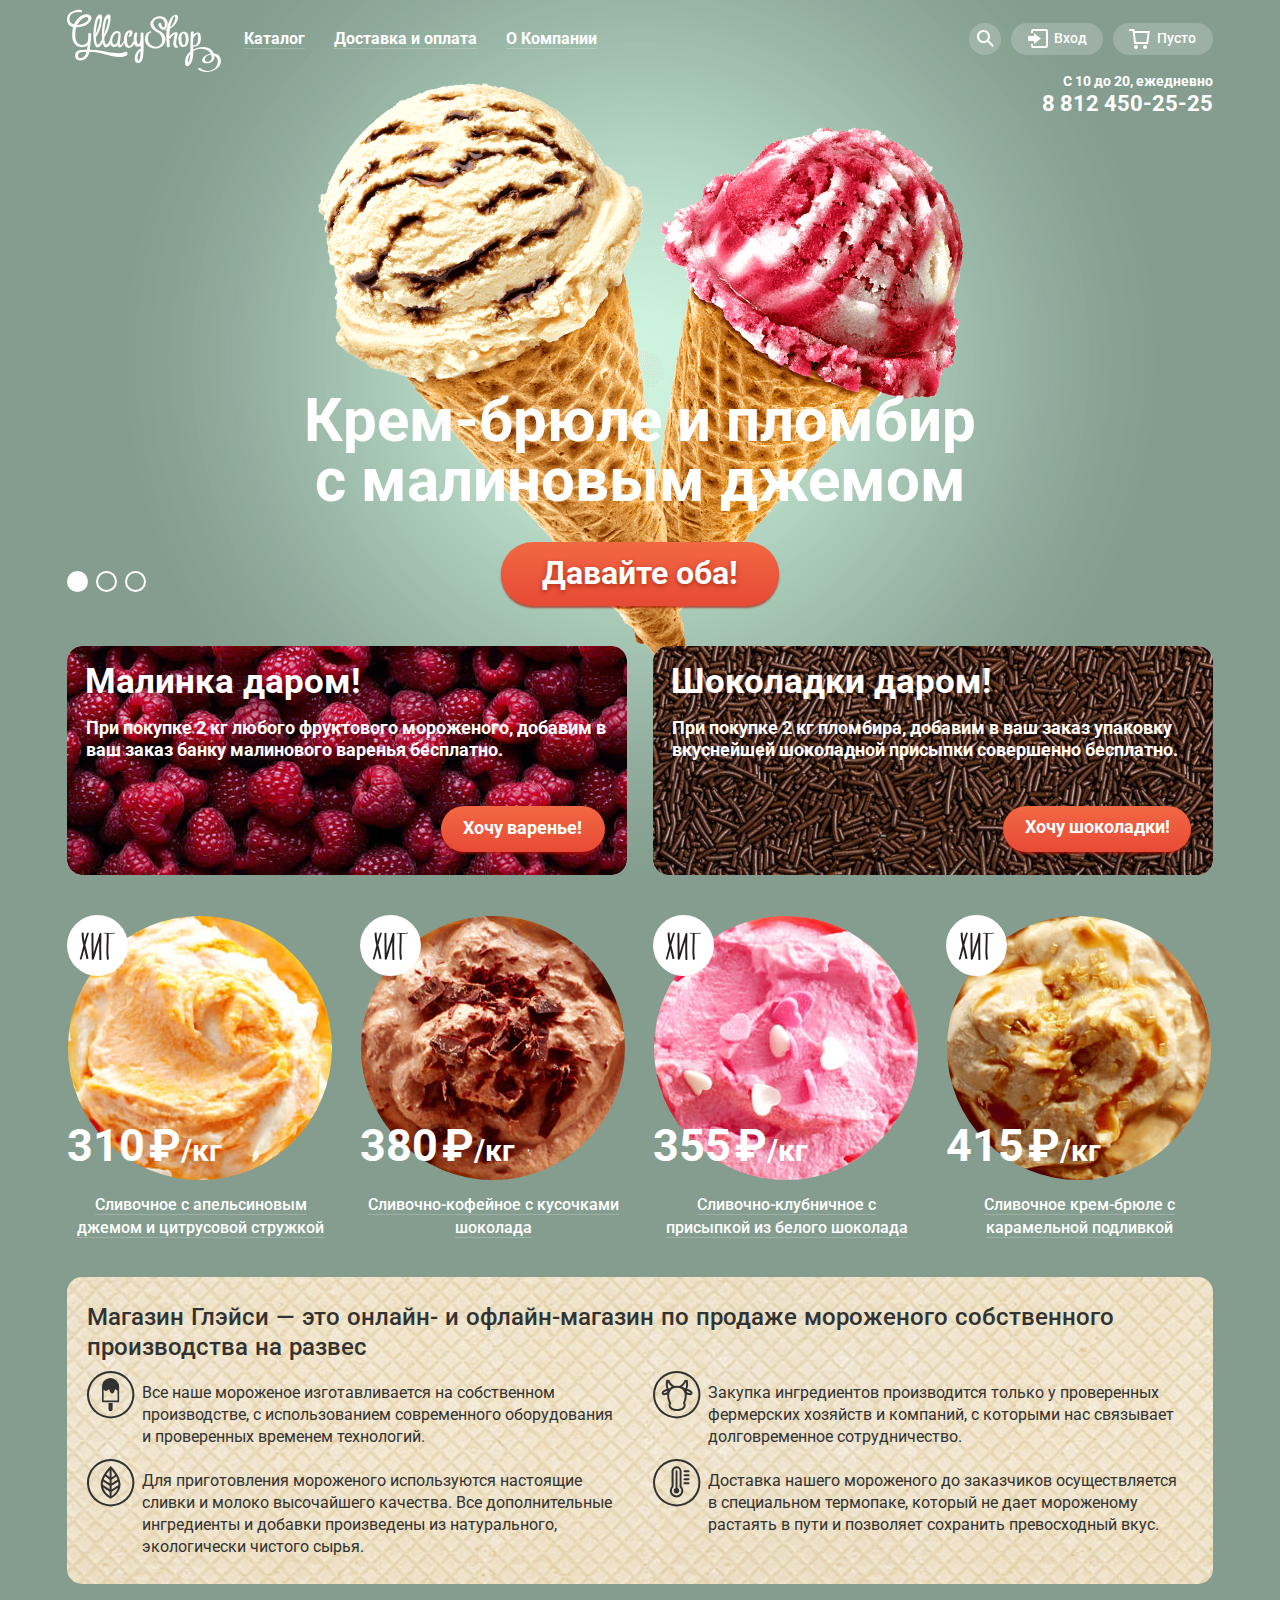
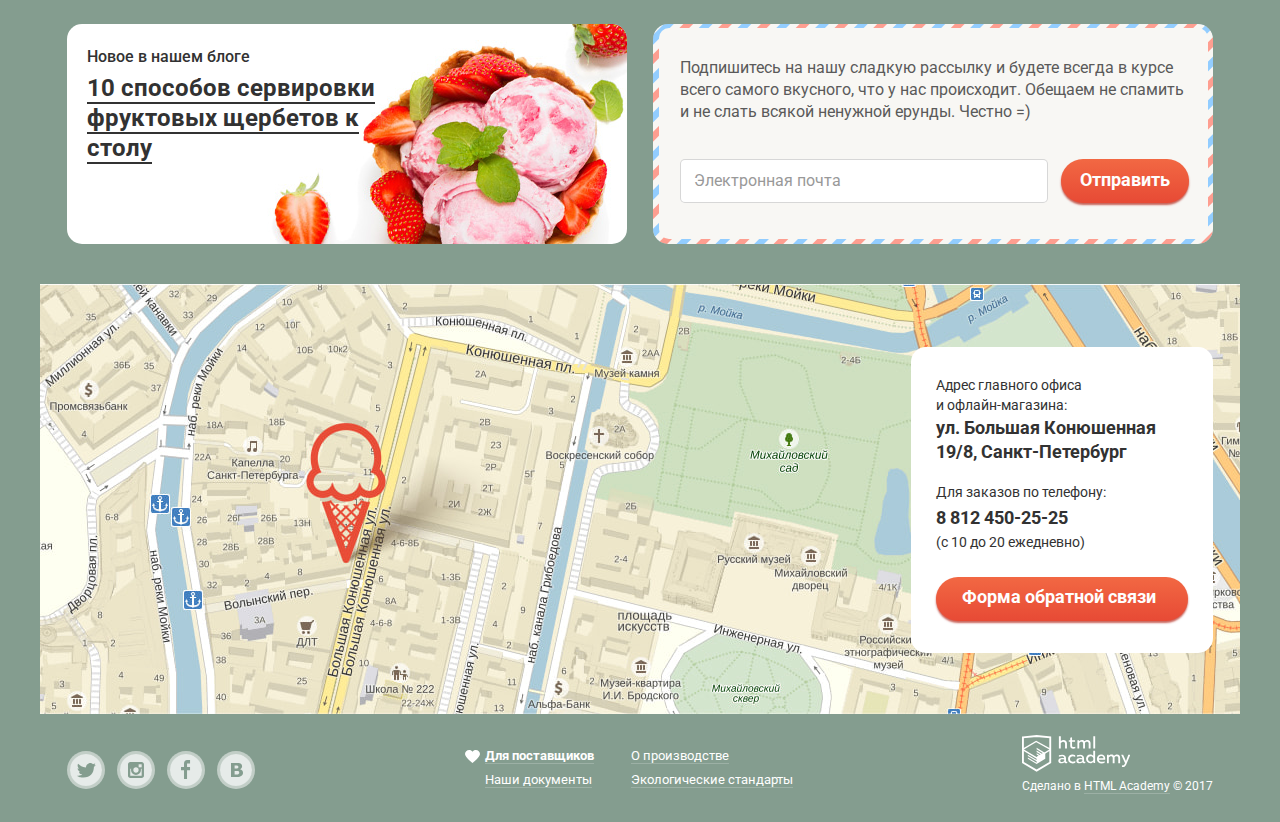
<file: index.html>
<!DOCTYPE html>
<html lang="ru">

<head>
  <meta charset="UTF-8">
  <title>Интернет магазин мороженого - Глэйси</title>
  <link href="https://fonts.googleapis.com/css?family=Roboto:400,500,700" rel="stylesheet">
  <link rel="stylesheet" href="css/normalize.css">
  <link rel="stylesheet" href="css/style.min.css">
</head>

<body class="page-home">
  <input class="visually-hidden" type="radio" name="point" id="btn-1" checked>
  <input class="visually-hidden" type="radio" name="point" id="btn-2">
  <input class="visually-hidden" type="radio" name="point" id="btn-3">

  <div class="page-color-wrapper">
    <header class="header container">
      <h1 class="visually-hidden">"Глэйси" - мороженое с доставкой на дом</h1>
      <a class="header-logo">
        <img src="img/logo-gllacy.svg" width="154" height="64" alt="Логотип магазина мороженого «Глэйси»">
      </a>
      <!-- ===================== Header-nav START ================= -->
      <nav class="header-nav">
        <!-- =================== Main-menu START ================ -->
        <ul class="main-menu">
          <li class="main-menu-item">
            <a class="catalog-nav" href="/catalog" aria-haspopup="true">Каталог</a>
            <ul class="submenu" aria-label="submenu">
              <li class="submenu-item"><a href="#">Новинки</a></li>
              <li class="submenu-item"><a href="catalog.html">Сливочное</a></li>
              <li class="submenu-item"><a href="#">Щербеты</a></li>
              <li class="submenu-item"><a href="#">Фруктовый лед</a></li>
              <li class="submenu-item"><a href="#">Мелорин</a></li>
            </ul>
          </li>
          <li class="main-menu-item">
            <a class="payment-nav" href="/payment">Доставка и оплата</a>
          </li>
          <li class="main-menu-item">
            <a class="company-nav" href="/about-company">О Компании</a></li>
        </ul>
        <!-- ==================== Main-menu END ================= -->

        <!-- ==================== User-menu START =============== -->
        <div class="user-block">
          <ul class="user-menu">
            <li class="user-menu-item item-search">
              <a class="button-link search" href="#">
                <svg class="inline-svg-icon search-icon">
                  <use xlink:href="#search-svg" />
                </svg>
              </a>
              <!-- ======================= Search popup START ================ -->
              <div class="modal modal-search">
                <form class="search-form" action="/echo" method="post">
                  <label class="visually-hidden" for="search-field"></label>
                  <input class="site-search" id="search-field" type="search" name="search" placeholder="Что ищем?">
                </form>
              </div>
              <!-- ======================== Search popup END ================= -->
            </li>
            <li class="user-menu-item item-login">
              <a class="button-link login" href="#">
                <svg class="inline-svg-icon login-icon">
                  <use xlink:href="#login-svg" />
                </svg>
                Вход
              </a>
              <!-- ======================== Login popup START ================ -->
              <div class="modal modal-login">
                <form class="login-form" action="/login" method="post">
                  <ul>
                    <li>
                      <label class="visually-hidden" for="email-field"></label>
                      <input class="user-email" id="email-field" type="email" name="email" placeholder="Электронная почта">
                    </li>
                    <li>
                      <label class="visually-hidden" for="password-field"></label>
                      <input class="password-user" id="password-field" type="password" name="password" placeholder="Пароль">
                    </li>
                  </ul>
                  <button class="button bg-light" type="submit">
                    Войти
                  </button>
                  <div class="modal-login-links">
                    <a class="login-link" href="#"><span>Забыли пароль?</span></a>
                    <a class="login-link" href="#"><span>Новая регистрация</span></a>
                  </div>
                </form>
              </div>
              <!-- ===================== Login popup END ==================== -->
            </li>
            <li class="user-menu-item item-basket">
              <a class="button-link basket empty" href="#" tabindex="-1">
                <svg class="inline-svg-icon basket-icon">
                  <use xlink:href="#basket-svg" />
                </svg>
                Пусто
              </a>
            </li>
          </ul>
          <p class="contact-top">
            <span class="mode disp-block">С 10 до 20, ежедневно</span>
            <span class="phone">8 812 450-25-25</span>
          </p>
        </div>
      </nav>
    </header>

    <main class="main container">
      <!-- ====================  Slider START  ================== -->
      <section class="hero">
        <div class="slider">
          <div class="slider-item slide" id="slide-1">
            <h3 class="slider-title">Крем-брюле и пломбир<br> с малиновым джемом</h3>
            <a class="button" href="#">Давайте оба!</a>
          </div>
          <div class="slider-item slide" id="slide-2">
            <h3 class="slider-title">Шоколадный пломбир<br> и лимонный сорбет</h3>
            <a class="button" href="#">Давайте оба!</a>
          </div>
          <div class="slider-item slide" id="slide-3">
            <h3 class="slider-title">Пломбир с помадкой<br> и клубничный щербет</h3>
            <a class="button" href="#">Давайте оба!</a>
          </div>
          <div class="controls">
          <label for="btn-1"></label>
          <label for="btn-2"></label>
          <label for="btn-3"></label>
        </div>
        </div>
      </section>
      <!-- ====================== Banners START =================== -->
      <div class="banners-wrapper">
        <section class="banners banner-1">
          <h2 class="banner-title">Малинка даром!</h2>
          <p class="banners-text">При покупке 2 кг любого фруктового мороженого, добавим в ваш заказ банку малинового варенья бесплатно.</p>
          <a href="#" tabindex="-1"><img class="banners-img banner1-img" src="img/index-banner-berry.jpg" alt="Вкусный бонус - малина в подарок" width="560" height="229"></a>
          <a class="button" href="#">Хочу варенье!</a>
        </section>
        <section class="banners banner-2">
          <h2 class="banner-title">Шоколадки даром!</h2>
          <p class="banners-text">При покупке 2 кг пломбира, добавим в ваш заказ упаковку вкуснейшей шоколадной присыпки совершенно бесплатно.</p>
          <a href="#" tabindex="-1"><img class="banners-img banner1-img" src="img/index-banner-chocko.jpg" alt="Вкусный бонус - шоколад в подарок" width="560" height="229"></a>
          <a class="button" href="#">Хочу шоколадки!</a>
        </section>
      </div>
      <!-- ==================== Catalog preview START ============ -->
      <section class="catalog hits">
        <h2 class="visually-hidden">Лучшие вкусы</h2>
        <ul class="catalog-list">
          <li class="catalog-item">
            <h3 class="catalog-title"><a class="title-link" href="catalog-item.html">Сливочное с апельсиновым джемом и цитрусовой стружкой</a></h3>
            <a class="img-link" href="catalog-item.html" tabindex="-1">
              <img class="catalog-img" src="img/index-preview1.jpg" alt="Сливочное с апельсиновым джемом и цитрусовой стружкой" width="267" height="267">
            </a>
            <p class="item-price">
              310 ₽<span> /кг</span>
            </p>
            <a class="button catalog-button" href="#">Быстрый просмотр</a>
          </li>
          <li class="catalog-item">
            <h3 class="catalog-title"><a class="title-link" href="catalog-item.html">Сливочно-кофейное с кусочками шоколада</a></h3>
            <a class="img-link" href="catalog-item.html" tabindex="-1">
              <img class="catalog-img" src="img/index-preview2.jpg" alt="Сливочно-кофейное с кусочками шоколада" width="267" height="267">
            </a>
            <p class="item-price">
              380 ₽<span> /кг</span>
            </p>
            <a class="button catalog-button" href="#">Быстрый просмотр</a>
          </li>
          <li class="catalog-item">
            <h3 class="catalog-title"><a class="title-link" href="catalog-item.html">Сливочно-клубничное с присыпкой из белого шоколада</a></h3>
            <a class="img-link" href="catalog-item.html" tabindex="-1">
              <img class="catalog-img" src="img/index-preview3.jpg" alt="Сливочно-клубничное с присыпкой из белого шоколада" width="267" height="267">
            </a>
            <p class="item-price">
              355 ₽<span> /кг</span>
            </p>
            <a class="button catalog-button" href="#">Быстрый просмотр</a>
          </li>
          <li class="catalog-item">
            <h3 class="catalog-title"><a class="title-link" href="catalog-item.html">Сливочное крем-брюле с карамельной подливкой</a></h3>
            <a class="img-link" href="catalog-item.html" tabindex="-1">
              <img class="catalog-img" src="img/index-preview4.jpg" alt="Сливочное крем-брюле с карамельной подливкой" width="267" height="267">
            </a>
            <p class="item-price">
              415 ₽<span> /кг</span>
            </p>
            <a class="button catalog-button" href="#">Быстрый просмотр</a>
          </li>
        </ul>
      </section>
      <!-- ========================= Features-block START =================== -->
      <section class="features">
        <h2 class="visually-hidden">Наши преимущества</h2>
        <p class="intro">Магазин Глэйси — это онлайн- и офлайн-магазин по продаже мороженого собственного производства на развес</p>
        <ul class="features-list">
          <li class="features-item ">
            <h3 class="visually-hidden">Идеальный вкус</h3>
            <p>Все наше мороженое изготавливается на собственном производстве, с использованием современного оборудования и проверенных временем технологий.</p>
          </li>
          <li class="features-item">
            <h3 class="visually-hidden">Отменное качество</h3>
            <p>Закупка ингредиентов производится только у проверенных фермерских хозяйств и компаний, с которыми нас связывает долговременное сотрудничество.</p>
          </li>
          <li class="features-item">
            <h3 class="visually-hidden">Эко-ингредиенты</h3>
            <p>Для приготовления мороженого используются настоящие сливки и молоко высочайшего качества. Все дополнительные ингредиенты и добавки произведены из натурального, экологически чистого сырья.</p>
          </li>
          <li class="features-item">
            <h3 class="visually-hidden">Бережное отношение</h3>
            <p>Доставка нашего мороженого до заказчиков осуществляется в специальном термопаке, который не дает мороженому растаять в пути и позволяет сохранить превосходный вкус.</p>
          </li>
        </ul>
      </section>
      <!-- =================== News-block START ================== -->
      <div class="news">
        <article class="blog-news">
          <h2 class="news-title">Новое в нашем блоге</h2>
          <a class="news-link" href="#">
            10 способов сервировки фруктовых щербетов к столу
          </a>
        </article>
        <!-- ============== Subscribe-block START =============== -->
        <section class="subscribe">
          <div class="subscribe-wrapper">
            <h2 class="visually-hidden">Новостная рассылка</h2>
            <p class="subscribe-info">Подпишитесь на нашу сладкую рассылку и будете всегда в курсе всего самого вкусного, что у нас происходит. Обещаем не спамить и не слать всякой ненужной ерунды. Честно =)</p>
            <form action="/subscribe" method="post">
              <label class="visually-hidden" for="email-field-subscribe"></label>
              <input class="user-email-subscribe" id="email-field-subscribe" type="email" name="email" placeholder="Электронная почта">
              <button class="button" type="submit">
                Отправить
              </button>
            </form>
          </div>
        </section>
      </div>
    </main>
    <!-- ========================= Map-block START ================== -->
    <section class="map-block" id="ya-map">
      <h2 class="visually-hidden">Адрес нашего офлайн-магазина</h2>
        <div class="address-wrap">
          <div class="address">
            <p>Адрес главного офиса<br> и офлайн-магазина:
              <span class="disp-block">ул. Большая Конюшенная 19/8, Санкт-Петербург</span></p>
            <p>Для заказов по телефону:<span class="disp-block phone">8 812 450-25-25</span>(с 10 до 20 ежедневно)</p>
            <a class="button map-button" href="#overlay">Форма обратной связи</a>
          </div>
        </div>
      <img class="map-img" src="img/index-map.jpg" alt="" width="1200" height="430">
    </section>
    <!-- ================== Footer START =========== -->
    <footer class="footer container">
      <ul class="footer-social">
        <li class="social-item">
          <a class="social-button" href="#">
            <span class="visually-hidden">Твиттер</span>
            <svg class="footer-svg-icon twitter-icon">
              <use xlink:href="#twitter-svg" />
            </svg>
          </a>
        </li>
        <li class="social-item">
          <a class="social-button" href="#"><span class="visually-hidden">Инстаграм</span>
            <svg class="footer-svg-icon insta-icon">
              <use xlink:href="#insta-svg" />
            </svg>
          </a>
        </li>
        <li class="social-item">
          <a class="social-button" href="#">
            <span class="visually-hidden">Фейсбук</span>
            <svg class="footer-svg-icon fb-icon">
              <use xlink:href="#fb-svg" />
            </svg>
          </a>
        </li>
        <li class="social-item">
          <a class="social-button" href="#">
            <span class="visually-hidden">Вконтакте</span>
            <svg class="footer-svg-icon vk-icon">
              <use xlink:href="#vk-svg" />
            </svg>
          </a>
        </li>
      </ul>
      <!-- ================== Footer menu START ============ -->
      <nav class="footer-nav">
        <ul class="footer-menu info-list">
          <li class="footer-menu-item"><a href="#">Для поставщиков</a></li>
          <li class="footer-menu-item"><a href="#">Наши документы</a></li>
        </ul>
        <ul class="footer-menu docs-list">
          <li class="footer-menu-item"><a href="#">О производстве</a></li>
          <li class="footer-menu-item"><a href="#">Экологические стандарты</a></li>
        </ul>
      </nav>
      <!-- =============== Copyright-block START ============ -->
      <div class="footer-copyright">
        <a class="copyright-logo" href="//htmlacademy.ru/intensive/htmlcss"><img src="img/logo-academy.svg" alt="Логотип HTML Academy" width="108" height="39"></a>
        <p>Сделано в <a class="copyright-link" href="//htmlacademy.ru/intensive/htmlcss">HTML Academy</a> &copy; 2017</p>
      </div>
    </footer>

    <!-- ================ Contact-form popup START ============== -->
    <div class="overlay" id="overlay">
      <section class="modal modal-feedback">
        <h3 class="highlight">Мы обязательно вам ответим!</h3>
        <button class="modal-close" type="button"><span class="visually-hidden">Закрыть</span></button>
        <form class="feedback-form" action="/feedback" method="post">
          <ul>
            <li>
              <label class="visually-hidden" for="name-field"></label>
              <input class="user-name" id="name-field" type="text" name="name" placeholder="Как вас зовут?">
            </li>
            <li>
              <label class="visually-hidden" for="email-field-feedback"></label>
              <input class="user-email-feedback" id="email-field-feedback" type="email" name="email" placeholder="Ваша почта для ответа?">
            </li>
            <li>
              <label class="visually-hidden" for="message-field"></label>
              <textarea id="message-field" name="message" placeholder="Напишите что нибудь..."></textarea>
            </li>
          </ul>
          <button class="button" type="submit">
            Отправить
          </button>
        </form>
      </section>
    </div>
  </div>

  <svg style="display: none;">
    <symbol id="search-svg" viewBox="0 0 17 17">
      <path d="M16.958,15.527L11.75,10.32C12.533,9.247,13,7.93,13,6.5C13,2.91,10.09,0,6.5,0S0,2.91,0,6.5
		S2.91,13,6.5,13c1.438,0,2.763-0.473,3.839-1.263l5.205,5.204L16.958,15.527z M6.5,11C4.019,11,2,8.981,2,6.5S4.019,2,6.5,2
		S11,4.019,11,6.5S8.981,11,6.5,11z" />
    </symbol>

    <symbol id="login-svg" viewBox="0 0 21 19">
      <g>
        <polygon points="6,14.875 12.917,9.5 6,4.125 6,7.042 -0.042,7.042 -0.042,11.959 6,11.959 	" />
        <path d="M18,0H5C3.9,0,3,0.9,3,2v2h2V2h13v15H5v-2H3v2c0,1.1,0.9,2,2,2h13c1.1,0,2-0.9,2-2V2C20,0.9,19.1,0,18,0z" />
      </g>
    </symbol>

    <symbol id="basket-svg" viewBox="0 0 21 20">
      <g>
        <path d="M5.657,2.031L5.422,0H0v2h3.64l1.5,13h13.988l1.699-12.969H5.657z M17.372,13H6.922L5.888,4.031h12.66
		L17.372,13z" />
        <circle cx="6.984" cy="18" r="2" />
        <circle cx="15.984" cy="18" r="2" />
      </g>
    </symbol>

    <symbol id="twitter-svg" viewBox="0 0 32 32">
      <path d="M16,0C7.164,0,0,7.164,0,16c0,8.837,7.164,16,16,16c8.837,0,16-7.163,16-16C32,7.164,24.837,0,16,0z
		 M23.944,12.809c-0.251,6.516-3.463,10.832-10.992,10.702c-0.14,0-0.205,0-0.233,0c-0.015,0-0.021,0-0.021,0
		c-0.029,0-0.094,0-0.232,0c-0.447,0-4.543-0.443-5.344-1.823c2.479,0.19,4.247-0.406,5.12-1.136
		c-1.048-0.289-2.923-0.461-3.251-2.848c0.384,0.104,0.618,0.221,1.299,0.113c-1.307-0.824-2.758-1.519-2.679-3.643
		c0.311,0.317,1.164,0.518,1.46,0.457c-0.768-0.233-2.149-3.244-0.974-4.781c1.984,1.79,4.075,3.482,7.804,3.643
		c0.227-2.214,1.24-3.699,3.168-4.325c1.84-0.479,3.255,0.26,3.901,1.138c0.737-0.224,1.453-0.466,2.193-0.685
		c-0.004,0.833-0.569,1.463-0.935,1.709c0.747,0.165,1.423-0.475,1.423-0.475C25.467,11.818,24.557,12.58,23.944,12.809z" />
    </symbol>

    <symbol id="insta-svg" viewBox="0 0 32 32">
      <path d="M20.916,16c0,2.728-2.211,4.938-4.938,4.938S11.039,18.728,11.039,16c0-0.394,0.051-0.773,0.138-1.14
		h-0.897v6.838h11.396V14.86h-0.897C20.865,15.227,20.916,15.606,20.916,16z" />
      <path d="M15.978,18.659c1.466,0,2.659-1.193,2.659-2.659s-1.193-2.659-2.659-2.659
		c-1.466,0-2.659,1.193-2.659,2.659S14.511,18.659,15.978,18.659z" />
      <rect x="18.637" y="10.302" width="3.039" height="3.039" />
      <path d="M16,0C7.164,0,0,7.164,0,16c0,8.837,7.164,16,16,16c8.837,0,16-7.163,16-16C32,7.164,24.837,0,16,0z
		 M23.955,21.698c0,1.254-1.025,2.279-2.279,2.279H10.279C9.026,23.978,8,22.952,8,21.698V10.302c0-1.253,1.026-2.279,2.279-2.279
		h11.396c1.254,0,2.279,1.026,2.279,2.279V21.698z" />
    </symbol>

    <symbol id="fb-svg" viewBox="0 0 32 32">
      <path d="M16,0C7.164,0,0,7.163,0,16s7.164,16,16,16c8.837,0,16-7.164,16-16S24.837,0,16,0z M20.062,9.455h-3.021
	v3.444h3.021v3.445h-3.021v8.61h-3.021v-8.61H11v-3.445h3.021V9.455c0-1.902,1.353-3.445,3.021-3.445h3.021V9.455z" />
    </symbol>

    <symbol id="vk-svg" viewBox="0 0 32 32">
      <g>
        <path d="M16.637,14.495c0.402-0.019,0.719-0.082,0.951-0.188c0.326-0.145,0.54-0.33,0.641-0.559
		c0.101-0.229,0.15-0.496,0.15-0.797c0-0.232-0.058-0.465-0.174-0.697c-0.116-0.232-0.322-0.405-0.617-0.517
		c-0.264-0.1-0.592-0.155-0.984-0.165c-0.392-0.009-0.943-0.014-1.652-0.014h-0.339v2.965h0.565
		C15.749,14.523,16.235,14.514,16.637,14.495z" />
        <path d="M18.118,17.084c-0.282-0.081-0.672-0.125-1.166-0.132c-0.494-0.006-1.012-0.009-1.55-0.009h-0.79v3.493
		h0.264c1.014,0,1.74-0.003,2.18-0.009c0.438-0.007,0.843-0.088,1.212-0.245c0.377-0.157,0.633-0.364,0.774-0.625
		s0.214-0.562,0.214-0.9c0-0.446-0.088-0.788-0.261-1.03C18.825,17.386,18.531,17.204,18.118,17.084z" />
        <path d="M16,0C7.164,0,0,7.164,0,16c0,8.837,7.164,16,16,16c8.837,0,16-7.163,16-16C32,7.164,24.837,0,16,0z
		 M22.602,20.531c-0.273,0.533-0.646,0.976-1.124,1.327c-0.552,0.415-1.161,0.71-1.823,0.886s-1.501,0.264-2.519,0.264h-6.121V8.987
		h5.443c1.13,0,1.957,0.038,2.48,0.113c0.524,0.076,1.045,0.242,1.561,0.5c0.533,0.27,0.929,0.632,1.189,1.087
		c0.26,0.455,0.392,0.975,0.392,1.558c0,0.678-0.179,1.278-0.536,1.795c-0.358,0.518-0.863,0.92-1.517,1.208v0.075
		c0.917,0.182,1.642,0.559,2.179,1.13c0.537,0.571,0.807,1.325,0.807,2.261C23.013,19.392,22.875,19.997,22.602,20.531z" />
      </g>
    </symbol>
  </svg>
  
  <script src="https://api-maps.yandex.ru/2.1/?&lang=ru_RU" type="text/javascript"></script>
  <script src="js/feedback.min.js" type="text/javascript"></script>
  <script src="js/yamap.min.js" type="text/javascript"></script>

</body>

</html>
</file>
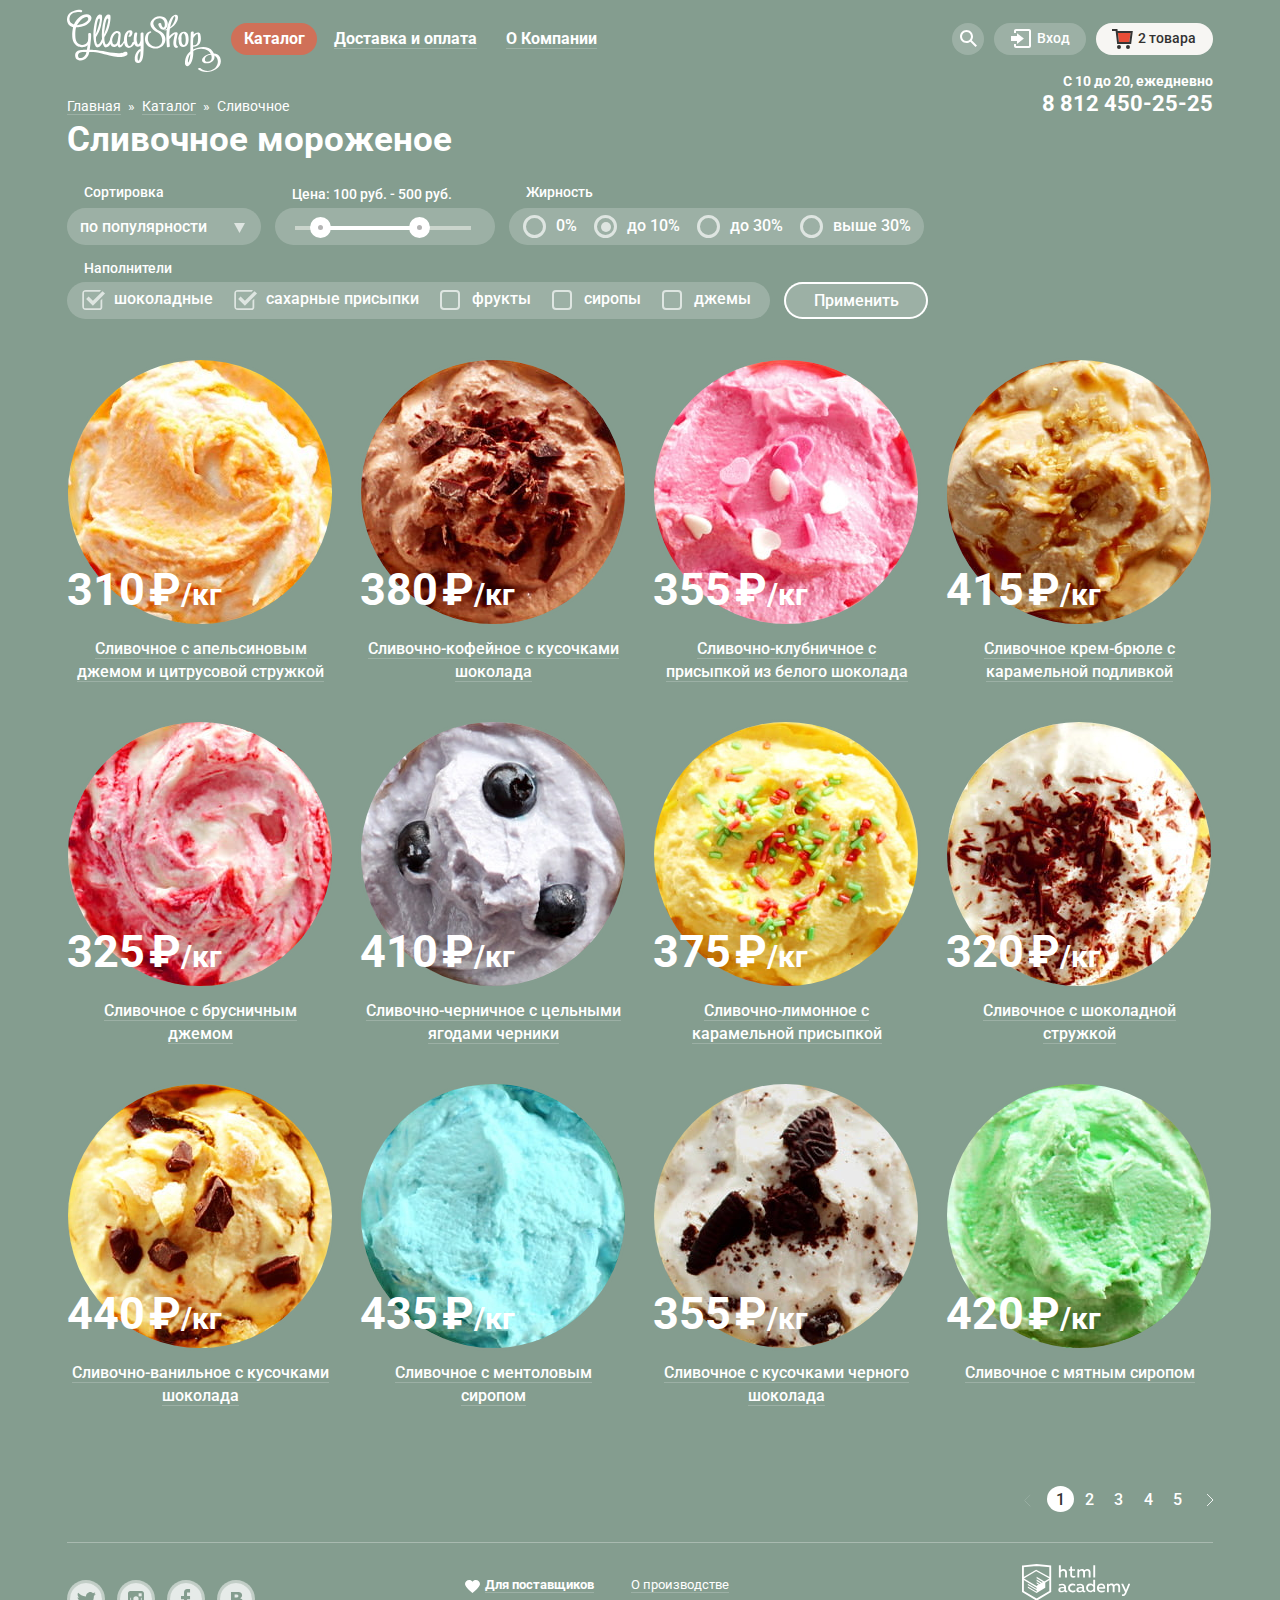
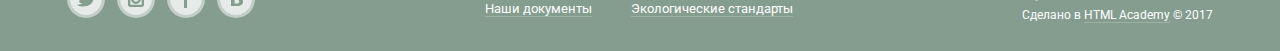
<file: catalog.html>
<!DOCTYPE html>
<html lang="ru">

<head>
  <meta charset="UTF-8">
  <title>Онлайн-магазин "Глэйси" | Каталог | Сливочное мороженое</title>
  <link href="https://fonts.googleapis.com/css?family=Roboto:400,500,700" rel="stylesheet">
  <link rel="stylesheet" href="css/normalize.css">
  <link rel="stylesheet" href="css/style.min.css">
</head>

<body class="page-inner">

  <header class="header container">
     <a class="header-logo" href="index.html">
        <img src="img/logo-gllacy.svg" width="154" height="64" alt="Логотип магазина мороженого «Глэйси»">
      </a>
    <nav class="header-nav">
      <!-- ====================== Main-menu START ========================== -->
      <ul class="main-menu">
        <li class="main-menu-item">
          <a class="current-link" href="/catalog">Каталог</a>
          <ul class="submenu">
            <li class="submenu-item"><a href="#">Новинки</a></li>
            <li class="submenu-item"><a href="catalog.html">Сливочное</a></li>
            <li class="submenu-item"><a class="current-link" href="#">Щербеты</a></li>
            <li class="submenu-item"><a href="#">Фруктовый лед</a></li>
            <li class="submenu-item"><a href="#">Мелорин</a></li>
          </ul>
        </li>
        <li class="main-menu-item">
        <a class="payment-nav" href="/payment">Доставка и оплата</a>
        </li>
        <li class="main-menu-item">
        <a class="company-nav" href="/about-company">О Компании</a>
        </li>
      </ul>
      <!-- ====================== Main-menu END ========================== -->

      <!-- ======================= User-menu START ======================== -->
      <div class="user-block">
        <ul class="user-menu">
          <li class="user-menu-item item-search">
            <a class="button-link search" href="#">
                <svg class="inline-svg-icon search-icon">
                         <use xlink:href="#search-svg" />
                </svg> 
            </a>
            <!-- ======================= Search popup START ================ -->
            <div class="modal modal-search">
              <form class="search-form" action="/echo" method="post">
                <label class="visually-hidden" for="search-field"></label>
                <input class="site-search" id="search-field" type="search" name="search" placeholder="Что ищем?">
              </form>
            </div>
            <!-- ======================== Search popup END ================= -->
          </li>
          <li class="user-menu-item item-login">
            <a class="button-link login" href="#">
              <svg class="inline-svg-icon login-icon">
                       <use xlink:href="#login-svg" />
              </svg>
              Вход
            </a>
            <!-- ======================== Login popup START ================ -->
            <div class="modal modal-login">
              <form class="login-form" action="/login" method="post">
                <ul>
                  <li>
                    <label class="visually-hidden" for="email-field"></label>
                    <input class="user-email" id="email-field" type="email" name="email" placeholder="Электронная почта">
                  </li>
                  <li>
                    <label class="visually-hidden" for="password-field"></label>
                    <input class="password-user" id="password-field" type="password" name="password" placeholder="Пароль">
                  </li>
                </ul>
                <button class="button" type="submit">
                  Войти
                </button>
                <div class="modal-login-links">
                  <a href="#">Забыли пароль?</a>
                  <a href="#">Новая регистрация</a>
                </div>
              </form>
            </div>
            <!-- ========================= Login popup END ===================== -->
          </li>
          <li class="user-menu-item basket-filled">
            <a class="button-link basket filled" href="#">
              <svg class="inline-svg-icon basket-filled-icon">
                <use xlink:href="#basket-filled-svg" />
              </svg>
              2 товара
            </a>
            <!-- ================== Basket popup START ===================== -->
            <div class="modal modal-basket">
              <table class="basket-table">
                <tbody>
                  <tr>
                    <td class="button-cell"><button class="delete-item" type="button"><span class="visually-hidden">Удалить</span></button>
                    </td>
                    <td class="img-cell"><img src="img/basket-preview1.png" alt="Пломбир с апельсиновым джемом" width="33" height="33"></td>
                    <td class="text-cell">
                      <a href="#">Пломбир с апельсиновым джемом</a>
                    </td>
                    <td class="amount-cell">1,5 кг x <span>200 руб.</span></td>
                    <td class="price-cell">300 руб.</td>
                  </tr>
                  <tr>
                    <td class="button-cell">
                      <button class="delete-item" type="button"><span class="visually-hidden">Удалить</span></button>
                    </td>
                    <td class="img-cell"><img src="img/basket-preview2.png" alt="Клубничный пломбир с присыпкой из белого шоколада" width="33" height="33"></td>
                    <td class="text-cell">
                      <a href="#">Клубничный пломбир с присыпкой из белого шоколада</a>
                    </td>
                    <td class="amount-cell">1,5 кг x <span>300 руб.</span></td>
                    <td class="price-cell">450 руб.</td>
                  </tr>
                </tbody>
              </table>
              <div class="basket-footer">
                <p class="sum-total highlight">Итого: 750 руб.</p>
                <button class="button" type="submit">Оформить заказ</button>
              </div>
            </div>
            <!-- ================ Basket popup END ==================== -->
          </li>
        </ul>
        <p class="contact-top highlight">
          <span class="mode disp-block">С 10 до 20, ежедневно</span>
          <span class="phone">8 812 450-25-25</span>
        </p>
      </div>
    </nav>
    <!-- ==================== Breadcrumbs START ====================== -->
    <ul class="breadcrumbs">
      <li><a href="index.html">Главная</a></li>
      <li>&raquo;</li>
      <li><a href="#">Каталог</a></li>
      <li>&raquo;</li>
      <li class="item-current">Сливочное</li>
    </ul>
    <!-- =================== Breadcrumbs END ========================= -->
  </header>

  <main class="container">
    <h1 class="page-title">Сливочное мороженое</h1>
    <!-- ================== Filters START =========================== -->
    <aside class="filters">
      <h2 class="visually-hidden">Фильтр продукции</h2>
      <form class="filters-form" action="https://echo.htmlacademy.ru" method="post">
        <fieldset class="filter-type sorting">
          <legend>Сортировка</legend>
            <select class="sorting-list" id="sorting-list" name="sorting-list">
              <option value="by-popularity">по популярности</option>
              <option value="first-cheap">сначала недорогие</option>
              <option value="first-expensive">сначала дорогие</option>
              <option value="by-fat">по жирности</option>
            </select>
        </fieldset>
        <div class="filter-type price">
          <span class="legend">Цена: 100 руб. - 500 руб.</span>
          <div class="filter-wrap">
            <span class="range range-1"></span>
            <span class="range range-2"></span>
            <span class="range-slider price-from"></span>
            <span class="range-slider price-to"></span>
          </div>
        </div>
        <fieldset class="filter-type fat">
          <legend>Жирность</legend>
          <div class="filter-wrap">
            <input class="visually-hidden" id="zero" type="radio" name="fat-percent" value="0">
            <label for="zero">0%</label>
            <input class="visually-hidden" id="less-ten" type="radio" name="fat-percent" value="less 10%" checked>
            <label for="less-ten">до 10%</label>
            <input class="visually-hidden" id="less-thirty" type="radio" name="fat-percent" value="less 30%">
            <label for="less-thirty">до 30%</label>
            <input class="visually-hidden" id="more-thirty" type="radio" name="fat-percent" value="over 30%">
            <label for="more-thirty">выше 30%</label>
          </div>
        </fieldset>
        <fieldset class="filter-type filling">
          <legend>Наполнители</legend>
          <div class="filter-wrap">
            <input class="visually-hidden" id="choco" type="checkbox" name="choco" checked>
            <label for="choco">шоколадные</label>
            <input class="visually-hidden" id="sugar" type="checkbox" name="sugar" checked>
            <label for="sugar">сахарные присыпки</label>
            <input class="visually-hidden" id="fruits" type="checkbox" name="fruits">
            <label for="fruits">фрукты</label>
            <input class="visually-hidden" id="syrups" type="checkbox" name="syrups">
            <label for="syrups">сиропы</label>
            <input class="visually-hidden" id="jam" type="checkbox" name="jam">
            <label for="jam">джемы</label>
          </div>
        </fieldset>
        <button class="filters-button" type="submit">Применить</button>
      </form>
    </aside>
    <!-- =================== Filters END ============================ -->

    <!-- ================== Catalog START =========================== -->
    <section class="catalog">
      <h2 class="visually-hidden">Ассортимент сливочного мороженого</h2>
      <ul class="catalog-list">
        <li class="catalog-item">
          <h3 class="catalog-title"><a class="title-link" href="catalog-item.html">Сливочное с апельсиновым джемом и цитрусовой стружкой</a></h3>
          <a class="img-link" href="catalog-item.html">
            <img class="catalog-img" src="img/catalog-item-1.jpg" alt="Сливочное с апельсиновым джемом и цитрусовой стружкой" width="267" height="267">
          </a>
          <p class="item-price">
            310 ₽<span>/кг</span>
          </p>
          <a class="button catalog-button" href="#">Быстрый просмотр</a>
        </li>
        <li class="catalog-item">
          <h3 class="catalog-title"><a class="title-link" href="catalog-item.html">Сливочно-кофейное с кусочками шоколада</a></h3>
          <a class="img-link" href="catalog-item.html">
            <img class="catalog-img" src="img/catalog-item-2.jpg" alt="Сливочно-кофейное с кусочками шоколада" width="267" height="267">
          </a>
          <p class="item-price">
            380 ₽<span>/кг</span>
          </p>
          <a class="button catalog-button" href="#">Быстрый просмотр</a>
        </li>
        <li class="catalog-item">
          <h3 class="catalog-title"><a class="title-link" href="catalog-item.html">Сливочно-клубничное с присыпкой из белого шоколада</a></h3>
          <a class="img-link" href="catalog-item.html">
            <img class="catalog-img" src="img/catalog-item-3.jpg" alt="Сливочно-клубничное с присыпкой из белого шоколада" width="267" height="267">
          </a>
          <p class="item-price">
            355 ₽<span>/кг</span>
          </p>
          <a class="button catalog-button" href="#">Быстрый просмотр</a>
        </li>
        <li class="catalog-item">
          <h3 class="catalog-title"><a class="title-link" href="catalog-item.html">Сливочное крем-брюле с карамельной подливкой</a></h3>
          <a class="img-link" href="catalog-item.html">
            <img class="catalog-img" src="img/catalog-item-4.jpg" alt="Сливочное крем-брюле с карамельной подливкой" width="267" height="267">
          </a>
          <p class="item-price">
            415 ₽<span>/кг</span>
          </p>
          <a class="button catalog-button" href="#">Быстрый просмотр</a>
        </li>
        <li class="catalog-item">
          <h3 class="catalog-title"><a class="title-link" href="catalog-item.html">Сливочное с брусничным джемом </a></h3>
          <a class="img-link" href="catalog-item.html">
            <img class="catalog-img" src="img/catalog-item-5.jpg" alt="Сливочное с брусничным джемом" width="267" height="267">
          </a>
          <p class="item-price">
            325 ₽<span>/кг</span>
          </p>
          <a class="button catalog-button" href="#">Быстрый просмотр</a>
        </li>
        <li class="catalog-item">
          <h3 class="catalog-title"><a class="title-link" href="catalog-item.html">Сливочно-черничное с цельными ягодами черники</a></h3>
          <a class="img-link" href="catalog-item.html">
            <img class="catalog-img" src="img/catalog-item-6.jpg" alt="Сливочно-черничное с цельными ягодами черники" width="267" height="267">
          </a>
          <p class="item-price">
            410 ₽<span>/кг</span>
          </p>
          <a class="button catalog-button" href="#">Быстрый просмотр</a>
        </li>
        <li class="catalog-item">
          <h3 class="catalog-title"><a class="title-link" href="catalog-item.html">Сливочно-лимонное с карамельной присыпкой</a></h3>
          <a class="img-link" href="catalog-item.html">
            <img class="catalog-img" src="img/catalog-item-7.jpg" alt="Сливочно-лимонное с карамельной присыпкой" width="267" height="267">
          </a>
          <p class="item-price">
            375 ₽<span>/кг</span>
          </p>
          <a class="button catalog-button" href="#">Быстрый просмотр</a>
        </li>
        <li class="catalog-item">
          <h3 class="catalog-title"><a class="title-link" href="catalog-item.html">Сливочное с шоколадной стружкой</a></h3>
          <a class="img-link" href="catalog-item.html">
            <img class="catalog-img" src="img/catalog-item-8.jpg" alt="Сливочное с шоколадной стружкой" width="267" height="267">
          </a>
          <p class="item-price">
            320 ₽<span>/кг</span>
          </p>
          <a class="button catalog-button" href="#">Быстрый просмотр</a>
        </li>
        <li class="catalog-item">
          <h3 class="catalog-title"><a class="title-link" href="catalog-item.html">Сливочно-ванильное с кусочками шоколада</a></h3>
          <a class="img-link" href="catalog-item.html">
            <img class="catalog-img" src="img/catalog-item-9.jpg" alt="Сливочно-ванильное с кусочками шоколада" width="267" height="267">
          </a>
          <p class="item-price">
            440 ₽<span>/кг</span>
          </p>
          <a class="button catalog-button" href="#">Быстрый просмотр</a>
        </li>
        <li class="catalog-item">
          <h3 class="catalog-title"><a class="title-link" href="catalog-item.html">Сливочноe с ментоловым сиропом</a></h3>
          <a class="img-link" href="catalog-item.html">
            <img class="catalog-img" src="img/catalog-item-10.jpg" alt="Сливочноe с ментоловым сиропом" width="267" height="267">
          </a>
          <p class="item-price">
            435 ₽<span>/кг</span>
          </p>
          <a class="button catalog-button" href="#">Быстрый просмотр</a>
        </li>
        <li class="catalog-item">
          <h3 class="catalog-title"><a class="title-link" href="catalog-item.html">Сливочное с кусочками черного шоколада</a></h3>
          <a class="img-link" href="catalog-item.html">
            <img class="catalog-img" src="img/catalog-item-11.jpg" alt="Сливочное с кусочками черного шоколада" width="267" height="267">
          </a>
          <p class="item-price">
            355 ₽<span>/кг</span>
          </p>
          <a class="button catalog-button" href="#">Быстрый просмотр</a>
        </li>
        <li class="catalog-item">
          <h3 class="catalog-title"><a class="title-link" href="catalog-item.html">Сливочное с мятным сиропом</a></h3>
          <a class="img-link" href="catalog-item.html">
            <img class="catalog-img" src="img/catalog-item-12.jpg" alt="Сливочное с мятным сиропом" width="267" height="267">
          </a>
          <p class="item-price">
            420 ₽<span>/кг</span>
          </p>
          <a class="button catalog-button" href="#">Быстрый просмотр</a>
        </li>
      </ul>
    </section>
    <!-- ====================== Pagination START ======================= -->
    <div class="pagination">
      <div class="pagination-wrap">
          <a class="arrow prev disabled"><span class="visually-hidden">Предыдущая</span></a>
          <a class="current disabled">1</a>
          <a href="#">2</a>
          <a href="#">3</a>
          <a href="#">4</a>
          <a href="#">5</a>
          <a class="arrow next" href="#"><span class="visually-hidden">Следующая</span></a>
      </div>
    </div>
  </main>
<!-- ================== Footer START =========== -->
    <footer class="footer container">
      <ul class="footer-social">
        <li class="social-item">
          <a class="social-button" href="#">
            <span class="visually-hidden">Твиттер</span>
                <svg class="footer-svg-icon twitter-icon">
	                <use xlink:href="#twitter-svg" />
                </svg>
          </a>
        </li>
        <li class="social-item">
          <a class="social-button" href="#"><span class="visually-hidden">Инстаграм</span>
            <svg class="footer-svg-icon insta-icon">
	             <use xlink:href="#insta-svg" />
            </svg>
          </a>
        </li>
        <li class="social-item">
          <a class="social-button" href="#">
            <span class="visually-hidden">Фейсбук</span>
            <svg class="footer-svg-icon fb-icon">
	             <use xlink:href="#fb-svg" />
            </svg>
          </a>
        </li>
        <li class="social-item">
          <a class="social-button" href="#">
            <span class="visually-hidden">Вконтакте</span>
              <svg class="footer-svg-icon vk-icon">
	             <use xlink:href="#vk-svg" />
            </svg>
            </a>
        </li>
      </ul>
      <!-- ================== Footer menu START ============ -->
      <nav class="footer-nav">
        <ul class="footer-menu info-list">
          <li class="footer-menu-item"><a href="#">Для поставщиков</a></li>
          <li class="footer-menu-item"><a href="#">Наши документы</a></li>
          </ul>
          <ul class="footer-menu docs-list">
          <li class="footer-menu-item"><a href="#">О производстве</a></li>
          <li class="footer-menu-item"><a href="#">Экологические стандарты</a></li>
        </ul>
      </nav>
      <!-- =============== Copyright-block START ============ -->
      <div class="footer-copyright">
        <a class="copyright-logo" href="//htmlacademy.ru/intensive/htmlcss"><img src="img/logo-academy.svg" alt="Логотип HTML Academy" width="108" height="39"></a>
        <p>Сделано в <a class="copyright-link" href="//htmlacademy.ru/intensive/htmlcss">HTML Academy</a> &copy; 2017</p>
      </div>
    </footer>

  <svg style="display: none;">
<symbol id="search-svg" viewBox="0 0 17 17">
	<path d="M16.958,15.527L11.75,10.32C12.533,9.247,13,7.93,13,6.5C13,2.91,10.09,0,6.5,0S0,2.91,0,6.5
		S2.91,13,6.5,13c1.438,0,2.763-0.473,3.839-1.263l5.205,5.204L16.958,15.527z M6.5,11C4.019,11,2,8.981,2,6.5S4.019,2,6.5,2
		S11,4.019,11,6.5S8.981,11,6.5,11z"/>
  </symbol>
  
  <symbol id="login-svg" viewBox="0 0 21 19">
    <g>
	    <polygon points="6,14.875 12.917,9.5 6,4.125 6,7.042 -0.042,7.042 -0.042,11.959 6,11.959 	"/>
	    <path d="M18,0H5C3.9,0,3,0.9,3,2v2h2V2h13v15H5v-2H3v2c0,1.1,0.9,2,2,2h13c1.1,0,2-0.9,2-2V2C20,0.9,19.1,0,18,0z"/>
    </g>
  </symbol>
  
  <symbol id="basket-svg" viewBox="0 0 21 20">
<g>
	<path d="M5.657,2.031L5.422,0H0v2h3.64l1.5,13h13.988l1.699-12.969H5.657z M17.372,13H6.922L5.888,4.031h12.66
		L17.372,13z"/>
	<circle cx="6.984" cy="18" r="2"/>
	<circle cx="15.984" cy="18" r="2"/>
</g>
  </symbol>
  
  <symbol id="basket-filled-svg" viewBox="0 0 21 20">
    <polygon fill="#E84D37" points="5.888,4.031 6.922,13 17.372,13 18.548,4.031 "/>
    <circle fill="#343434" cx="6.984" cy="18" r="2"/>
    <circle fill="#343434" cx="15.984" cy="18" r="2"/>
    <path fill="#343434" d="M5.657,2.031L5.422,0H0v2h3.64l1.5,13h13.988l1.699-12.969H5.657z M17.372,13H6.922L5.888,4.031h12.66
	L17.372,13z"/>
  </symbol>
  
  <symbol id="twitter-svg" viewBox="0 0 32 32">
	  <path d="M16,0C7.164,0,0,7.164,0,16c0,8.837,7.164,16,16,16c8.837,0,16-7.163,16-16C32,7.164,24.837,0,16,0z
		 M23.944,12.809c-0.251,6.516-3.463,10.832-10.992,10.702c-0.14,0-0.205,0-0.233,0c-0.015,0-0.021,0-0.021,0
		c-0.029,0-0.094,0-0.232,0c-0.447,0-4.543-0.443-5.344-1.823c2.479,0.19,4.247-0.406,5.12-1.136
		c-1.048-0.289-2.923-0.461-3.251-2.848c0.384,0.104,0.618,0.221,1.299,0.113c-1.307-0.824-2.758-1.519-2.679-3.643
		c0.311,0.317,1.164,0.518,1.46,0.457c-0.768-0.233-2.149-3.244-0.974-4.781c1.984,1.79,4.075,3.482,7.804,3.643
		c0.227-2.214,1.24-3.699,3.168-4.325c1.84-0.479,3.255,0.26,3.901,1.138c0.737-0.224,1.453-0.466,2.193-0.685
		c-0.004,0.833-0.569,1.463-0.935,1.709c0.747,0.165,1.423-0.475,1.423-0.475C25.467,11.818,24.557,12.58,23.944,12.809z"/>
  </symbol>
  
  <symbol id="insta-svg" viewBox="0 0 32 32">
	   <path d="M20.916,16c0,2.728-2.211,4.938-4.938,4.938S11.039,18.728,11.039,16c0-0.394,0.051-0.773,0.138-1.14
		h-0.897v6.838h11.396V14.86h-0.897C20.865,15.227,20.916,15.606,20.916,16z"/>
	   <path d="M15.978,18.659c1.466,0,2.659-1.193,2.659-2.659s-1.193-2.659-2.659-2.659
		c-1.466,0-2.659,1.193-2.659,2.659S14.511,18.659,15.978,18.659z"/>
	   <rect x="18.637" y="10.302" width="3.039" height="3.039"/>
	   <path d="M16,0C7.164,0,0,7.164,0,16c0,8.837,7.164,16,16,16c8.837,0,16-7.163,16-16C32,7.164,24.837,0,16,0z
		 M23.955,21.698c0,1.254-1.025,2.279-2.279,2.279H10.279C9.026,23.978,8,22.952,8,21.698V10.302c0-1.253,1.026-2.279,2.279-2.279
		h11.396c1.254,0,2.279,1.026,2.279,2.279V21.698z"/>
  </symbol>
  
  <symbol id="fb-svg" viewBox="0 0 32 32">
<path d="M16,0C7.164,0,0,7.163,0,16s7.164,16,16,16c8.837,0,16-7.164,16-16S24.837,0,16,0z M20.062,9.455h-3.021
	v3.444h3.021v3.445h-3.021v8.61h-3.021v-8.61H11v-3.445h3.021V9.455c0-1.902,1.353-3.445,3.021-3.445h3.021V9.455z"/>
  </symbol>
  
  <symbol id="vk-svg" viewBox="0 0 32 32">
  <g>
	<path d="M16.637,14.495c0.402-0.019,0.719-0.082,0.951-0.188c0.326-0.145,0.54-0.33,0.641-0.559
		c0.101-0.229,0.15-0.496,0.15-0.797c0-0.232-0.058-0.465-0.174-0.697c-0.116-0.232-0.322-0.405-0.617-0.517
		c-0.264-0.1-0.592-0.155-0.984-0.165c-0.392-0.009-0.943-0.014-1.652-0.014h-0.339v2.965h0.565
		C15.749,14.523,16.235,14.514,16.637,14.495z"/>
	<path d="M18.118,17.084c-0.282-0.081-0.672-0.125-1.166-0.132c-0.494-0.006-1.012-0.009-1.55-0.009h-0.79v3.493
		h0.264c1.014,0,1.74-0.003,2.18-0.009c0.438-0.007,0.843-0.088,1.212-0.245c0.377-0.157,0.633-0.364,0.774-0.625
		s0.214-0.562,0.214-0.9c0-0.446-0.088-0.788-0.261-1.03C18.825,17.386,18.531,17.204,18.118,17.084z"/>
	<path d="M16,0C7.164,0,0,7.164,0,16c0,8.837,7.164,16,16,16c8.837,0,16-7.163,16-16C32,7.164,24.837,0,16,0z
		 M22.602,20.531c-0.273,0.533-0.646,0.976-1.124,1.327c-0.552,0.415-1.161,0.71-1.823,0.886s-1.501,0.264-2.519,0.264h-6.121V8.987
		h5.443c1.13,0,1.957,0.038,2.48,0.113c0.524,0.076,1.045,0.242,1.561,0.5c0.533,0.27,0.929,0.632,1.189,1.087
		c0.26,0.455,0.392,0.975,0.392,1.558c0,0.678-0.179,1.278-0.536,1.795c-0.358,0.518-0.863,0.92-1.517,1.208v0.075
		c0.917,0.182,1.642,0.559,2.179,1.13c0.537,0.571,0.807,1.325,0.807,2.261C23.013,19.392,22.875,19.997,22.602,20.531z"/>
		</g>
  </symbol>
</svg>

</body>

</html>
</file>
<file: css/style.min.css>
body{margin:0;font-weight:400;font-size:16px;line-height:22px;font-family:Roboto,Arial,sans-serif;color:#323232;background-color:#849d8f}a{text-decoration:none;cursor:pointer}img{width:100%;height:auto}.container{width:1146px;margin:0 auto;padding:0 27px}.disp-block{display:block}.modal input,.modal textarea,.subscribe input{-webkit-box-sizing:border-box;box-sizing:border-box;height:44px;width:100%;padding:9px 13px;font-weight:700;font-size:16px;line-height:24px;vertical-align:middle;border:1px solid rgba(178,178,178,.52);-webkit-border-radius:5px;border-radius:5px}.modal input:hover,.modal textarea:hover,.subscribe input:hover{border-color:transparent;-webkit-box-shadow:inset 0 0 0 2px rgba(154,154,154,.52);box-shadow:inset 0 0 0 2px rgba(154,154,154,.52)}.modal input:focus,.modal textarea:focus,.subscribe input:focus{border-color:transparent;-webkit-box-shadow:inset 0 0 0 2px rgba(46,136,228,.52);box-shadow:inset 0 0 0 2px rgba(46,136,228,.52);outline:0}.modal input::-webkit-input-placeholder,.modal textarea::-webkit-input-placeholder,.subscribe input::-webkit-input-placeholder{font-weight:400;font-size:14px;line-height:24px;color:#999}.modal input:-ms-input-placeholder,.modal textarea:-ms-input-placeholder,.subscribe input:-ms-input-placeholder{font-weight:400;font-size:14px;line-height:20px;color:#999}.modal input::-ms-input-placeholder,.modal textarea::-ms-input-placeholder,.subscribe input::-ms-input-placeholder{font-weight:400;font-size:14px;line-height:24px;color:#999}.modal input::placeholder,.modal textarea::placeholder,.subscribe input::placeholder{font-weight:400;font-size:14px;line-height:24px;color:#999}.feedback-form input::-webkit-input-placeholder,.feedback-form textarea::-webkit-input-placeholder,.subscribe input::-webkit-input-placeholder{font-size:16px}.feedback-form input:-ms-input-placeholder,.feedback-form textarea:-ms-input-placeholder,.subscribe input:-ms-input-placeholder{font-size:16px}.feedback-form input::-ms-input-placeholder,.feedback-form textarea::-ms-input-placeholder,.subscribe input::-ms-input-placeholder{font-size:16px}.feedback-form input::placeholder,.feedback-form textarea::placeholder,.subscribe input::placeholder{font-size:16px}.visually-hidden:not(:focus):not(:active),input[type=checkbox].visually-hidden,input[type=radio].visually-hidden{position:absolute;width:1px;height:1px;margin:-1px;padding:0;overflow:hidden;white-space:nowrap;border:0;clip:rect(0 0 0 0);-webkit-clip-path:inset(100%);clip-path:inset(100%)}.button{display:inline-block;-webkit-box-sizing:border-box;box-sizing:border-box;vertical-align:top;text-align:center;color:#fff;background-color:#e74a35;background-image:-webkit-linear-gradient(to top,#e74a35,#f26843);background-image:-webkit-gradient(linear,left bottom,left top,from(#e74a35),to(#f26843));background-image:-webkit-linear-gradient(bottom,#e74a35,#f26843);background-image:-o-linear-gradient(bottom,#e74a35,#f26843);background-image:linear-gradient(to top,#e74a35,#f26843);border:none;-webkit-box-shadow:0 2px 2px 0 rgba(172,16,0,.64);box-shadow:0 2px 2px 0 rgba(172,16,0,.64);cursor:pointer}.button:focus,.button:hover{background-image:-webkit-linear-gradient(to top,#ec6f5e,#f58669);background-image:-webkit-gradient(linear,left bottom,left top,from(#ec6f5e),to(#f58669));background-image:-webkit-linear-gradient(bottom,#ec6f5e,#f58669);background-image:-o-linear-gradient(bottom,#ec6f5e,#f58669);background-image:linear-gradient(to top,#ec6f5e,#f58669)}.button:active{background-image:-webkit-linear-gradient(to bottom,#e74a35,#f26843);background-image:-webkit-gradient(linear,left top,left bottom,from(#e74a35),to(#f26843));background-image:-webkit-linear-gradient(top,#e74a35,#f26843);background-image:-o-linear-gradient(top,#e74a35,#f26843);background-image:linear-gradient(to bottom,#e74a35,#f26843);-webkit-box-shadow:inset 0 2px 2px 0 #942718;box-shadow:inset 0 2px 2px 0 #942718}.page-color-wrapper{background-image:url(../img/slide-1.png);background-repeat:no-repeat;background-position:top center;background-color:#849d8f;-webkit-transition:background-image .6s ease;-o-transition:background-image .6s ease;transition:background-image .6s ease}.page-color-wrapper::after,.page-color-wrapper::before{content:"";visibility:hidden}.page-color-wrapper::before{background-image:url(../img/slide-2.png)}.page-color-wrapper::after{background-image:url(../img/slide-3.png)}.header{display:-webkit-box;display:-webkit-flex;display:-ms-flexbox;display:flex;-webkit-flex-wrap:wrap;-ms-flex-wrap:wrap;flex-wrap:wrap;-webkit-box-pack:justify;-webkit-justify-content:space-between;-ms-flex-pack:justify;justify-content:space-between;padding-top:9px}.header-nav{display:-webkit-box;display:-webkit-flex;display:-ms-flexbox;display:flex;-webkit-box-pack:justify;-webkit-justify-content:space-between;-ms-flex-pack:justify;justify-content:space-between;-webkit-box-align:start;-webkit-align-items:flex-start;-ms-flex-align:start;align-items:flex-start;width:982px;padding-top:14px}.header-logo{width:154px;height:64px}.main-menu,.submenu,.user-menu{margin:0;padding:0;list-style:none}.main-menu{display:-webkit-box;display:-webkit-flex;display:-ms-flexbox;display:flex;-webkit-flex-wrap:wrap;-ms-flex-wrap:wrap;flex-wrap:wrap;-webkit-box-pack:start;-webkit-justify-content:flex-start;-ms-flex-pack:start;justify-content:flex-start;-webkit-box-align:center;-webkit-align-items:center;-ms-flex-align:center;align-items:center;min-width:390px;text-align:left}.main-menu-item{position:relative;margin-right:4px;padding-bottom:10px}.main-menu a{display:block}.main-menu-item>a::after{content:"";display:block;height:1px;background-color:rgba(255,255,255,.2)}.main-menu-item>a{padding:6.5px 12.5px;font-weight:700;font-size:16px;line-height:18px;color:#fff;-webkit-border-radius:16px;border-radius:16px}.submenu{position:absolute;top:37px;left:-8px;z-index:6;display:none;width:143px;font-weight:400;font-size:14px;line-height:16px;color:#323232;background-color:#f8f7f4;-webkit-border-radius:5px;border-radius:5px;-webkit-box-shadow:0 20px 20px 0 rgba(0,0,0,.6);box-shadow:0 20px 20px 0 rgba(0,0,0,.6)}.submenu-item:first-child{border-bottom:2px solid rgba(153,153,153,.2)}.submenu a{padding:8px 20px 8px 20px;color:#323232}.submenu-item:first-child a{padding-top:10px;padding-bottom:12px;font-weight:700;-webkit-border-radius:5px 5px 0 0;border-radius:5px 5px 0 0}.submenu-item:last-child a{padding-bottom:13px;-webkit-border-radius:0 0 5px 5px;border-radius:0 0 5px 5px}.user-menu{display:-webkit-box;display:-webkit-flex;display:-ms-flexbox;display:flex;-webkit-box-pack:justify;-webkit-justify-content:space-between;-ms-flex-pack:justify;justify-content:space-between;-webkit-box-align:center;-webkit-align-items:center;-ms-flex-align:center;align-items:center;min-width:244px;margin-bottom:8px;text-align:right}.user-menu-item{position:relative;-webkit-flex-shrink:0;-ms-flex-negative:0;flex-shrink:0;padding-bottom:10px}.button-link{position:relative;display:block;padding:7px 6px 9px;font-weight:500;font-size:14px;line-height:16px;color:#fff;background:rgba(255,255,255,.2);border:none;-webkit-border-radius:16px;border-radius:16px}.search{-webkit-box-sizing:border-box;box-sizing:border-box;width:32px;height:32px;padding:7px;-webkit-border-radius:50%;border-radius:50%}.inline-svg-icon{fill:#fff}.search-icon{width:17px;height:17px}.login{-webkit-box-sizing:border-box;box-sizing:border-box;width:92px;height:32px;padding-right:16px;padding-left:16px}.login-icon{position:absolute;top:6px;left:17px;width:21px;height:19px}.basket{-webkit-box-sizing:border-box;box-sizing:border-box;min-width:100px;height:32px;padding-right:17px;padding-left:14px}.basket-icon{position:absolute;top:6px;left:16px;width:21px;height:20px}.empty{pointer-events:none}.empty:focus{color:#323232}.contact-top{margin:0;margin-left:auto;padding:0;font-weight:700;font-size:14px;line-height:16px;text-align:right;color:#fff}.contact-top .mode{margin-bottom:3px}.contact-top .phone{font-size:22px;line-height:24px}.address .button:focus,.header-nav a:focus,.modal .button:focus,.subscribe .button:focus{outline:2px dotted rgba(236,89,60,1);outline-offset:3px}.button:focus{outline:2px dotted rgba(255,255,255,.7);outline-offset:6px}.main-menu-item:hover>a:not(.current-link),.main-menu-item>a:focus:not(.current-link){color:#323232;background-color:#f7f6f3}.main-menu-item:active>a:not(.current-link){color:#323232;background-color:#ededed;-webkit-box-shadow:inset 0 2px 1px 0 #696969;box-shadow:inset 0 2px 1px 0 #696969}.main-menu-item:focus>a::after,.main-menu-item:hover>a::after{visibility:hidden}.main-menu-item:hover>.submenu,.modal:hover,.submenu:hover,.user-menu-item:hover>.modal{display:block}.main-menu-item:focus-within>.submenu,.user-menu-item:focus-within>.modal{display:block}.button-link:focus .inline-svg-icon:not(.basket-icon),.user-menu-item:hover .inline-svg-icon:not(.basket-icon){fill:#323232}.submenu a:focus:not(.current-link),.submenu a:hover:not(.current-link){background-color:#fbded7}.submenu a:active:not(.current-link){background-color:#f6b5a5}.user-menu-item:hover>.button-link:not(.empty),.user-menu-item>.button-link:focus:not(.empty){color:#323232;background:#f7f6f3}.page-inner .current-link{color:#fff;background-color:#d07058}.page-inner .current-link::after{visibility:hidden}.page-inner .user-menu-item{margin-left:10px}.filled{min-width:117px;padding-right:17px;padding-left:24px;color:#323232;background-color:#f7f6f3}.filled:focus{color:#e84d37}.basket-filled-icon{position:absolute;top:6px;left:16px;width:21px;height:20px}@-webkit-keyframes stretchVertical{from{-webkit-transform:translate(-50%,-75%) rotateX(-70deg);-ms-transform:translate(-50%,-75%) rotateX(-70deg);transform:translate(-50%,-75%) rotateX(-70deg);opacity:0}to{-webkit-transform:translate(-50%,-75%) rotateX(0);-ms-transform:translate(-50%,-75%) rotateX(0);transform:translate(-50%,-75%) rotateX(0);opacity:1}}@keyframes stretchVertical{from{-webkit-transform:translate(-50%,-75%) rotateX(-70deg);-ms-transform:translate(-50%,-75%) rotateX(-70deg);transform:translate(-50%,-75%) rotateX(-70deg);opacity:0}to{-webkit-transform:translate(-50%,-75%) rotateX(0);-ms-transform:translate(-50%,-75%) rotateX(0);transform:translate(-50%,-75%) rotateX(0);opacity:1}}@-webkit-keyframes shake{0%,100%{-webkit-transform:translate(-50%,-75%);-ms-transform:translate(-50%,-75%);transform:translate(-50%,-75%)}10%,30%,50%,70%,90%{-webkit-transform:translate(-51%,-75%);-ms-transform:translate(-51%,-75%);transform:translate(-51%,-75%)}20%,40%,60%,80%{-webkit-transform:translate(-49%,-75%);-ms-transform:translate(-49%,-75%);transform:translate(-49%,-75%)}}@keyframes shake{0%,100%{-webkit-transform:translate(-50%,-75%);-ms-transform:translate(-50%,-75%);transform:translate(-50%,-75%)}10%,30%,50%,70%,90%{-webkit-transform:translate(-51%,-75%);-ms-transform:translate(-51%,-75%);transform:translate(-51%,-75%)}20%,40%,60%,80%{-webkit-transform:translate(-49%,-75%);-ms-transform:translate(-49%,-75%);transform:translate(-49%,-75%)}}.modal{position:absolute;display:none;background-color:#f8f7f4;-webkit-border-radius:5px;border-radius:5px}.modal-search{top:37px;left:-298px;z-index:8;width:311px;padding:20px 15px;background-color:#f8f7f4;-webkit-box-shadow:0 20px 20px 0 rgba(0,0,0,.4);box-shadow:0 20px 20px 0 rgba(0,0,0,.4)}.modal-login{top:36px;left:-170px;z-index:9;width:241px;padding:20px 18px 24px;font-size:13px;line-height:24px;-webkit-box-shadow:0 20px 20px 0 rgba(0,0,0,.4);box-shadow:0 20px 20px 0 rgba(0,0,0,.4)}.login-form{display:-webkit-box;display:-webkit-flex;display:-ms-flexbox;display:flex;-webkit-flex-wrap:wrap;-ms-flex-wrap:wrap;flex-wrap:wrap;-webkit-box-pack:justify;-webkit-justify-content:space-between;-ms-flex-pack:justify;justify-content:space-between;width:241px;padding:0;list-style:none}.login-form>ul{padding:0;width:inherit;list-style:none}.login-form input{margin-bottom:20px}.login-form .button{margin-right:auto;padding:11px 24.5px 9px;font-weight:700;font-size:18px;line-height:24px;-webkit-border-radius:20px;border-radius:20px}.modal-login-links{display:-webkit-box;display:-webkit-flex;display:-ms-flexbox;display:flex;-webkit-box-orient:vertical;-webkit-box-direction:normal;-webkit-flex-direction:column;-ms-flex-direction:column;flex-direction:column;-webkit-align-self:flex-end;-ms-flex-item-align:end;align-self:flex-end;width:120px;margin-top:-41px;text-align:left}.modal-login-links>a{color:#323232}.modal-login-links span{border-bottom:1px solid rgba(50,50,50,.3)}.modal-login-links>a:focus,.modal-login-links>a:hover{color:#e84d37}.login-link:focus span,.login-link:hover span{border-bottom:1px solid rgba(232,77,55,.3)}.modal-basket{top:36px;left:-422px;z-index:10;-webkit-box-sizing:border-box;box-sizing:border-box;width:540px;padding:4px 14px 20px 15px;text-align:left;-webkit-box-shadow:0 20px 20px 0 rgba(0,0,0,.4);box-shadow:0 20px 20px 0 rgba(0,0,0,.4)}.basket-table{display:table;width:100%;border-collapse:separate;border-spacing:0 15px;font-weight:400;font-size:13px;line-height:16px;color:#323232;border-bottom:1px solid #cacac7}.basket-table tbody{display:table-row-group;vertical-align:top;text-align:left}.basket-table tr{display:table-row;vertical-align:inherit}.basket-table a{color:#323232}.basket-table a:focus,.basket-table a:hover{color:#e84d37}.button-cell{position:relative;width:3%;padding-top:4px}.img-cell{width:11%;text-align:center}.text-cell{width:44%}.amount-cell{width:28%;text-align:center}.price-cell{width:14%;padding-left:3px}.amount-cell,.price-cell,.text-cell{padding-top:9px}.delete-item{position:absolute;top:10px;width:11px;height:11px;padding:0;background-color:transparent;border:none;cursor:pointer}.delete-item::after,.delete-item::before{content:"";position:absolute;top:7px;left:-2px;width:13px;height:1px;background-color:#323232}.delete-item::before{-webkit-transform:rotate(45deg);-ms-transform:rotate(45deg);transform:rotate(45deg)}.delete-item::after{-webkit-transform:rotate(-45deg);-ms-transform:rotate(-45deg);transform:rotate(-45deg)}.img-cell img{width:33px;height:33px;-webkit-border-radius:50%;border-radius:50%}.amount-cell span{color:#999}.basket-footer{text-align:right}.sum-total{font-weight:700;font-size:15px;line-height:18px}.basket-footer .button{padding:8px 14px 12px;font-weight:700;font-size:18px;line-height:24px;-webkit-border-radius:20px;border-radius:20px}.overlay{position:fixed;top:0;left:0;z-index:24;display:none;width:100%;height:100%;background:rgba(0,0,0,.3)}.modal-feedback{position:absolute;top:50%;left:50%;z-index:25;display:block;-webkit-box-sizing:border-box;box-sizing:border-box;width:478px;padding:0 24px 20px 24px;font-weight:400;font-size:16px;line-height:24px;text-align:left;-webkit-box-shadow:0 20px 20px 0 rgba(0,0,0,.4);box-shadow:0 20px 20px 0 rgba(0,0,0,.4);-webkit-transform:translate(-50%,-75%);-ms-transform:translate(-50%,-75%);transform:translate(-50%,-75%);-webkit-animation:stretchVertical .6s;animation:stretchVertical .6s}.modal-feedback h3{margin:20px 0;font-weight:500;font-size:24px;line-height:28px}.modal-close{position:absolute;top:17px;left:442px;width:18px;height:17px;background-color:transparent;border:none;cursor:pointer}.modal-close::after,.modal-close::before{content:"";position:absolute;top:8px;left:-3px;width:23px;height:2px;background-color:#323232}.modal-close::before{-webkit-transform:rotate(45deg);-ms-transform:rotate(45deg);transform:rotate(45deg)}.modal-close::after{-webkit-transform:rotate(-45deg);-ms-transform:rotate(-45deg);transform:rotate(-45deg)}.feedback-form ul{margin:0;padding:0;list-style:none}.feedback-form input{width:267px;margin-bottom:20px}.feedback-form textarea{width:428px;height:155px;margin-bottom:25px;padding:13px 15px;-webkit-border-radius:5px;border-radius:5px}.feedback-form .button{float:right;padding:10px 24px;font-weight:700;font-size:18px;line-height:24px;color:#fefefe;-webkit-border-radius:25px;border-radius:25px}.modal-show{display:block}.modal-error{-webkit-animation:shake .6s;animation:shake .6s}.breadcrumbs{display:-webkit-box;display:-webkit-flex;display:-ms-flexbox;display:flex;-webkit-box-pack:start;-webkit-justify-content:flex-start;-ms-flex-pack:start;justify-content:flex-start;margin:0;margin-top:-28px;padding:0;list-style:none;font-size:14px;line-height:16px;color:#fff}.breadcrumbs li{margin-right:7px;padding-top:10px}.breadcrumbs a{color:#fff;border-bottom:1px solid rgba(255,255,255,.2)}.main{margin-top:0}.hero{margin:0}.slider{position:relative;padding-top:275px;margin-bottom:40px;text-align:center}.slide{display:none}.slider-title{margin:0;margin-bottom:30px;font-weight:700;font-size:60px;line-height:60.35px;color:#fff}.slide .button{padding:9px 41.4px 11px 41.4px;font-weight:700;font-size:32px;line-height:44px;text-shadow:0 2px 5px rgba(160,32,11,.76);-webkit-border-radius:50px;border-radius:50px}.controls{position:absolute;bottom:13px;z-index:10}.controls label{display:inline-block;width:17px;height:17px;margin-right:4px;vertical-align:top;background-color:transparent;border:2px solid #fff;-webkit-border-radius:50%;border-radius:50%;cursor:pointer}.controls label:hover{background-color:rgba(255,255,255,.4)}#btn-1:checked~.page-color-wrapper label[for=btn-1],#btn-2:checked~.page-color-wrapper label[for=btn-2],#btn-3:checked~.page-color-wrapper label[for=btn-3]{background-color:#fff}#btn-1:checked~.page-color-wrapper #slide-1,#btn-2:checked~.page-color-wrapper #slide-2,#btn-3:checked~.page-color-wrapper #slide-3{display:block}#btn-1:checked~.page-color-wrapper{background-image:url(../img/slide-1.png);background-color:#849d8f}#btn-2:checked~.page-color-wrapper{background-image:url(../img/slide-2.png);background-color:#8996a6}#btn-3:checked~.page-color-wrapper{background-image:url(../img/slide-3.png);background-color:#9d8b84}#btn-1:checked~.page-color-wrapper .img-link::after{-webkit-box-shadow:0 0 0 3px #849d8f;box-shadow:0 0 0 3px #849d8f}#btn-2:checked~.page-color-wrapper .img-link::after{-webkit-box-shadow:0 0 0 3px #8996a6;box-shadow:0 0 0 3px #8996a6}#btn-3:checked~.page-color-wrapper .img-link::after{-webkit-box-shadow:0 0 0 3px #9d8b84;box-shadow:0 0 0 3px #9d8b84}#btn-1:checked~.page-color-wrapper .catalog-item:hover .img-link::after{-webkit-box-shadow:0 0 0 3px #9db1a6;box-shadow:0 0 0 3px #9db1a6}#btn-2:checked~.page-color-wrapper .catalog-item:hover .img-link::after{-webkit-box-shadow:0 0 0 3px #a1abb8;box-shadow:0 0 0 3px #a1abb8}#btn-3:checked~.page-color-wrapper .catalog-item:hover .img-link::after{-webkit-box-shadow:0 0 0 3px #b1a29d;box-shadow:0 0 0 3px #b1a29d}.banners-wrapper{display:-webkit-box;display:-webkit-flex;display:-ms-flexbox;display:flex;-webkit-box-pack:justify;-webkit-justify-content:space-between;-ms-flex-pack:justify;justify-content:space-between;margin-bottom:35px}.banners{position:relative;display:-webkit-box;display:-webkit-flex;display:-ms-flexbox;display:flex;width:560px;font-weight:700;font-size:18px;line-height:22px;text-align:left;color:#fff}.banner-title,.banners .button,.banners p{position:absolute;margin:0}.banner-title{top:15px;left:18px;font-weight:inherit;font-size:35px;line-height:41px}.banners-text{top:71px;left:19px;width:520px}.banners .button{top:160px;right:22px;padding:10px 23px 12px 22px;font-weight:700;font-size:18px;line-height:24px;-webkit-border-radius:25px;border-radius:25px}.banner-2 .button{padding:9px 21.5px 13px}.banners-img{-webkit-border-radius:15px;border-radius:15px}.catalog.hits{margin-bottom:18px}.hits .img-link::before{content:"";position:absolute;top:0;left:0;z-index:3;width:61px;height:61px;background:url(../img/sprite.svg#hit-svg-view) top center no-repeat}.hits .catalog-item{margin-bottom:20px}.features{margin-bottom:40px;padding:25px 20px 4px 20px;font:inherit;text-align:left;background-color:#f1e3c6;background-image:url(../img/pattern-waffer.jpg);-webkit-border-radius:15px;border-radius:15px}.features .intro{margin-bottom:20px;font-weight:500;font-size:24px;line-height:30px;word-spacing:1px}.features-list{display:-webkit-box;display:-webkit-flex;display:-ms-flexbox;display:flex;-webkit-flex-wrap:wrap;-ms-flex-wrap:wrap;flex-wrap:wrap;-webkit-box-pack:justify;-webkit-justify-content:space-between;-ms-flex-pack:justify;justify-content:space-between;-webkit-box-align:start;-webkit-align-items:flex-start;-ms-flex-align:start;align-items:flex-start;margin:0;padding:0;list-style:none}.features-item{position:relative;-webkit-box-sizing:border-box;box-sizing:border-box;width:540px;margin-bottom:22px;padding-right:5px;padding-left:55px}.features-item::before{content:"";position:absolute;top:-11px;left:0;width:49px;height:49px}.features-item:first-child::before{background:url(../img/sprite.svg#ice-cream-svg-view) top center/49px 49px no-repeat}.features-item:nth-child(2)::before{background:url(../img/sprite.svg#cow-svg-view) no-repeat top center}.features-item:nth-child(3)::before{background:url(../img/sprite.svg#leaf-svg-view) no-repeat top center}.features-item:last-child::before{background:url(../img/sprite.svg#thermometer-svg-view) no-repeat top center}.features p{margin:0}.news{display:-webkit-box;display:-webkit-flex;display:-ms-flexbox;display:flex;-webkit-box-pack:justify;-webkit-justify-content:space-between;-ms-flex-pack:justify;justify-content:space-between;width:1146px;margin-bottom:40px}.blog-news{width:320px;padding:22px 220px 0 20px;text-align:left;background-color:#f6f6f4;background-image:url(../img/blog-news-bg.jpg);background-repeat:no-repeat;-webkit-background-size:cover;background-size:cover;-webkit-border-radius:15px;border-radius:15px}.news p,.news-title{margin:0}.news-title{margin-bottom:5px;font:inherit;font-weight:500}.news-link{font-weight:700;font-size:24px;line-height:30px;color:#323232;border-bottom:2px solid #323232}.news-link:active,.news-link:focus,.news-link:hover{color:#e84d37;border-bottom:2px solid rgba(232,77,55,.3)}.subscribe{width:549px;padding:4px 5px 5px 6px;text-align:left;background-color:#92cdff;background-image:url(../img/index-mail-bg.png);background-repeat:no-repeat;-webkit-background-size:cover;background-size:cover;-webkit-border-radius:15px;border-radius:15px}.subscribe-wrapper{padding:29px 19px 36px 21px;background-color:#f8f7f4;-webkit-border-radius:10px;border-radius:10px}.subscribe .subscribe-info{margin-bottom:36px;color:#5a5a5a}.subscribe form{display:-webkit-box;display:-webkit-flex;display:-ms-flexbox;display:flex;-webkit-box-pack:justify;-webkit-justify-content:space-between;-ms-flex-pack:justify;justify-content:space-between;-webkit-box-align:start;-webkit-align-items:flex-start;-ms-flex-align:start;align-items:flex-start}.subscribe input{width:368px}.subscribe .button{padding:9px 19px 11px;font-weight:700;font-size:18px;line-height:24px;text-align:left;color:#fefefe;-webkit-border-radius:25px;border-radius:25px}.map-block{width:100%;height:430px;margin:0 auto}.map-img{position:absolute;width:1200px}.address-wrap{position:absolute;width:1200px;z-index:2}.address-wrap,.map-img{margin-left:auto;margin-right:auto;left:0;right:0}.address{position:absolute;top:63px;right:27px;width:252px;padding:28px 25px 32px 25px;font-weight:400;font-size:14px;line-height:20px;background-color:#fff;-webkit-border-radius:15px;border-radius:15px}.address p{margin:0}.address p:last-of-type{margin:18px 0 25px 0}.address .disp-block{margin-top:1px;font-weight:700;font-size:18px;line-height:24px}.address .phone{margin-top:4px;margin-bottom:2px}.map-button{width:252px;margin:0 auto;padding:8px 26px 12px;font-weight:700;font-size:18px;line-height:24px;text-align:left;color:#fefefe;-webkit-border-radius:25px;border-radius:25px}.page-title{margin-top:3px;margin-bottom:24px;font-weight:700;font-size:35px;line-height:41px;text-align:left;color:#fff}.filters{margin-bottom:40px;font-weight:500;font-size:16px;line-height:18px;text-align:left;color:#fff}.filters-form{display:-webkit-box;display:-webkit-flex;display:-ms-flexbox;display:flex;-webkit-flex-wrap:wrap;-ms-flex-wrap:wrap;flex-wrap:wrap;-webkit-box-align:end;-webkit-align-items:flex-end;-ms-flex-align:end;align-items:flex-end}.filter-type{-webkit-flex-shrink:0;-ms-flex-negative:0;flex-shrink:0;margin:0;padding:8px 8px 15px 6px;border:none}.filter-type .legend,.filter-type legend{margin-left:17px;font-weight:500;font-size:14px;line-height:16px;text-align:left}.filter-wrap{-webkit-box-sizing:border-box;box-sizing:border-box;width:100%;height:37px;background:rgba(255,255,255,.2);-webkit-border-radius:30px;border-radius:30px}.sorting{width:194px;padding-left:0}.sorting-list{width:194px;height:37px;padding:0 13px;font:inherit;text-align:left;color:#fff;background:rgba(255,255,255,.2) url(../img/sprite.svg#down-svg-view) no-repeat 91% 54%/11px 10px;border:none;-webkit-border-radius:30px;border-radius:30px;cursor:pointer;-webkit-appearance:none;-moz-appearance:none;appearance:none}.sorting-list::-ms-expand{display:none}.sorting-list:focus,.sorting-list:hover{color:#323232;background-image:url(../img/sprite.svg#down-hover-svg-view)}.sorting-list>option{color:#323232}.price{width:220px;padding-top:0}.price .filter-wrap{position:relative;margin-top:6px}.price span{display:block}.range-1{position:absolute;top:18px;left:20px;width:176px;height:4px;background:rgba(248,247,244,.5)}.range-2{position:absolute;top:18px;left:36px;width:107px;height:4px;background:#fff}.range-slider{position:absolute;top:9px;-webkit-box-sizing:border-box;box-sizing:border-box;width:21px;height:21px;background:#b4b4b4;border:8.5px solid #fff;-webkit-border-radius:50%;border-radius:50%;cursor:pointer}.price-from{left:35px}.price-to{left:134px}.fat{width:415px}.fat .filter-wrap{padding:7px 13px 0 14px}.fat input+label:not([for=more-thirty]){margin-right:13px}.filter-type input+label{position:relative}.fat input+label::before{content:"";display:inline-block;width:17px;height:17px;margin-right:10px;vertical-align:middle;border:3px solid #dee5e1;-webkit-border-radius:50%;border-radius:50%;cursor:pointer}.fat input:checked+label::after{content:"";position:absolute;top:5.9px;left:6.5px;width:10px;height:10px;background-color:#dee5e1;-webkit-border-radius:50%;border-radius:50%;cursor:pointer}.fat input:disabled+label::before,.fat input:disabled:checked+label::before{border-color:#b5c4bc}.fat input:disabled:checked+label::after{background-color:#b5c4bc}.filling{min-width:703px;padding:6px 14px 0 0}.filling .filter-wrap{padding:8px 14px 0 15px}.filling input+label::before{content:"";display:inline-block;width:16px;height:16px;margin-right:12px;vertical-align:middle;border:2px solid #dee5e1;-webkit-border-radius:4px;border-radius:4px;cursor:pointer}.filling input+label:not([for=jam]){margin-right:17px}.filling input:checked+label::before{width:24px;height:20px;margin-right:8px;background:url(../img/sprite.svg#checkbox-svg-view) no-repeat 0 0/24px 20px;border:transparent}.filling input:checked:hover+label::before{background-image:url(../img/sprite.svg#checkbox-hover-svg-view)}.filling input:disabled+label::before{border-color:#b5c4bc}.filling input:disabled:checked+label::before{background-image:url(../img/sprite.svg#checkbox-disabled-svg-view)}.filter-type input:hover+label::before{border-color:#fff}.filter-type input:checked:hover+label::after{background-color:#fff}.filters-button{-webkit-box-sizing:border-box;box-sizing:border-box;width:144px;height:37px;font:inherit;color:#fff;background:rgba(255,255,255,.2);border:none;-webkit-border-radius:30px;border-radius:30px;-webkit-box-shadow:inset 0 0 0 2px #fff;box-shadow:inset 0 0 0 2px #fff}.filters-button:focus,.filters-button:hover{color:#323232;background:#fbfcfb}.filters-button:active{color:#323232;background:#ededed;-webkit-box-shadow:inset 0 2px 1px 0 #696969;box-shadow:inset 0 2px 1px 0 #696969}.catalog{margin-bottom:41px}.catalog-list{display:-webkit-box;display:-webkit-flex;display:-ms-flexbox;display:flex;-webkit-flex-wrap:wrap;-ms-flex-wrap:wrap;flex-wrap:wrap;-webkit-box-pack:justify;-webkit-justify-content:space-between;-ms-flex-pack:justify;justify-content:space-between;margin:0;padding:0;list-style:none;text-align:center;color:#fff}.catalog-list p,.catalog-title{margin:0;padding:0}.catalog-item{position:relative;display:-webkit-box;display:-webkit-flex;display:-ms-flexbox;display:flex;-webkit-box-orient:vertical;-webkit-box-direction:normal;-webkit-flex-direction:column;-ms-flex-direction:column;flex-direction:column;-webkit-box-pack:start;-webkit-justify-content:flex-start;-ms-flex-pack:start;justify-content:flex-start;width:267px;margin-bottom:38px}.catalog-item:hover{z-index:1}.catalog-item:hover>.catalog-button,.catalog-item:hover>.catalog-img,.catalog-item:hover>.catalog-title,.catalog-item:hover>.item-price{z-index:2}.catalog-item:hover>.catalog-button{display:block}.catalog-item:hover::before{content:"";position:absolute;top:-10px;left:-12px;display:block;width:267px;height:405px;padding:0 12px;background-color:rgba(255,255,255,.2);-webkit-border-radius:6px;border-radius:6px;-webkit-box-shadow:0 20px 20px 0 rgba(0,0,0,.4);box-shadow:0 20px 20px 0 rgba(0,0,0,.4)}.catalog-list .title-link{font-weight:500;font-size:16px;line-height:22px;text-align:center;color:#fff;border-bottom:1px solid rgba(255,255,255,.2)}.catalog-list .title-link:active,.catalog-list .title-link:focus,.catalog-list .title-link:hover{color:#ffbc9e;border-bottom-color:rgba(255,188,158,.3)}.img-link::after{content:"";position:absolute;top:1px;left:1px;display:block;width:264px;height:264px;-webkit-box-shadow:0 0 0 3px #849d8f;box-shadow:0 0 0 3px #849d8f;-webkit-border-radius:50%;border-radius:50%}.catalog-item:hover .img-link::after{-webkit-box-shadow:0 0 0 3px #9db1a6;box-shadow:0 0 0 3px #9db1a6}.catalog-img{position:relative;-webkit-border-radius:50%;border-radius:50%}.catalog-title{-webkit-box-ordinal-group:2;-webkit-order:1;-ms-flex-order:1;order:1;-webkit-align-self:center;-ms-flex-item-align:center;-ms-grid-row-align:center;align-self:center;width:258px;margin-top:5px;margin-bottom:0}.catalog-button{position:absolute;top:338px;left:33px;display:none;-webkit-box-ordinal-group:3;-webkit-order:2;-ms-flex-order:2;order:2;min-width:200px;padding:10px 10px;font-weight:700;font-size:18px;line-height:24px;-webkit-border-radius:30px;border-radius:30px}.item-price{position:absolute;top:208px;z-index:20;font-weight:700;font-size:45px;line-height:45px;word-spacing:-7px}.item-price span{font-weight:700;font-size:30px;line-height:45px}.pagination{display:-webkit-box;display:-webkit-flex;display:-ms-flexbox;display:flex;-webkit-box-pack:end;-webkit-justify-content:flex-end;-ms-flex-pack:end;justify-content:flex-end;padding-bottom:30px;font-weight:500;font-size:16px;line-height:18px;text-align:center;color:#fff;border-bottom:1px solid rgba(255,255,255,.3)}.pagination-wrap{display:-webkit-box;display:-webkit-flex;display:-ms-flexbox;display:flex;-webkit-box-pack:justify;-webkit-justify-content:space-between;-ms-flex-pack:justify;justify-content:space-between;width:188px}.pagination-wrap a{-webkit-box-sizing:border-box;box-sizing:border-box;width:27px;height:26px;padding-top:5px;text-align:center;color:#fff;-webkit-border-radius:50%;border-radius:50%}.pagination-wrap a:hover:not(.arrow){background-color:rgba(255,255,255,.2)}.pagination-wrap .current,.pagination-wrap a:active:not(.arrow){color:#323232;background-color:#fff}.pagination-wrap .arrow{position:relative;width:20px;background-color:transparent;-webkit-border-radius:0;border-radius:0}.current,.disabled{pointer-events:none}.arrow::before{content:"";position:absolute;top:10px;display:block;width:7.6px;height:7.6px;background-color:transparent;border-bottom:1.5px solid #fff;border-left:1.5px solid #fff;-webkit-border-radius:.6px;border-radius:.6px}.prev::before{left:1px;-webkit-transform:rotate(45deg);-ms-transform:rotate(45deg);transform:rotate(45deg)}.next::before{right:1px;-webkit-transform:rotate(-135deg);-ms-transform:rotate(-135deg);transform:rotate(-135deg)}.arrow:hover::after{content:"";position:absolute;top:0;display:block;width:25px;height:26px;background-color:rgba(255,255,255,.2);-webkit-border-radius:50%;border-radius:50%}.prev:hover::after{right:3px}.next:hover::after{left:3px}.disabled::before{border-color:rgba(255,255,255,.2)}.footer{display:-webkit-box;display:-webkit-flex;display:-ms-flexbox;display:flex;-webkit-box-pack:justify;-webkit-justify-content:space-between;-ms-flex-pack:justify;justify-content:space-between;-webkit-box-align:end;-webkit-align-items:flex-end;-ms-flex-align:end;align-items:flex-end;padding-top:20px;padding-bottom:20px;font-weight:400;font-size:13px;line-height:18px;color:#fff}.footer-menu,.footer-social{padding:0;list-style:none}.footer a{color:#fff}.footer-menu a{border-bottom:1px solid rgba(255,255,255,.2)}.footer a:active:not(.social-button),.footer a:focus:not(.social-button),.footer a:hover:not(.social-button){color:#ffbc9e;border-bottom-color:#ffbc9e}.footer-social{display:-webkit-box;display:-webkit-flex;display:-ms-flexbox;display:flex;-webkit-box-pack:justify;-webkit-justify-content:space-between;-ms-flex-pack:justify;justify-content:space-between;width:188px}.social-item{position:relative}.social-button{display:block;-webkit-box-sizing:border-box;box-sizing:border-box;width:38px;height:38px;-webkit-border-radius:50%;border-radius:50%;-webkit-box-shadow:inset 0 0 0 3.3px rgba(255,255,255,.5);box-shadow:inset 0 0 0 3.3px rgba(255,255,255,.5)}.social-item:active .social-button,.social-item:focus .social-button,.social-item:hover .social-button{-webkit-box-shadow:inset 0 0 0 3.3px rgba(255,255,255,.7);box-shadow:inset 0 0 0 3.3px rgba(255,255,255,.7)}.footer-svg-icon{position:absolute;top:3px;left:3px;width:32px;height:32px;fill:#e6ebe9}.social-button:focus .footer-svg-icon,.social-button:hover .footer-svg-icon{fill:#fff}.social-button:active .footer-svg-icon{fill:#e9e9e9}.footer-nav{display:-webkit-box;display:-webkit-flex;display:-ms-flexbox;display:flex;-webkit-box-pack:justify;-webkit-justify-content:space-between;-ms-flex-pack:justify;justify-content:space-between;min-width:328px;padding-right:20px}.footer-menu{-webkit-flex-shrink:0;-ms-flex-negative:0;flex-shrink:0}.footer-menu .footer-menu-item:first-child{margin-bottom:6px}.info-list{position:relative;padding-left:20px}.info-list .footer-menu-item:first-child{font-weight:700}.info-list .footer-menu-item:first-child::before{content:"";position:absolute;top:3.5px;left:0;width:15px;height:13px;background:url(../img/sprite.svg#heart-svg-view) top center no-repeat}.footer-copyright{display:-webkit-box;display:-webkit-flex;display:-ms-flexbox;display:flex;-webkit-box-orient:vertical;-webkit-box-direction:normal;-webkit-flex-direction:column;-ms-flex-direction:column;flex-direction:column;-webkit-align-self:flex-start;-ms-flex-item-align:start;align-self:flex-start}.footer .copyright-logo{border-bottom:none}.copyright-logo{display:-webkit-box;display:-webkit-flex;display:-ms-flexbox;display:flex;width:108px}.footer-copyright p{margin:4px 0 0 0;font-weight:400;font-size:12px;line-height:18px}.copyright-link{border-bottom:1px solid rgba(255,255,255,.2)}
</file>
